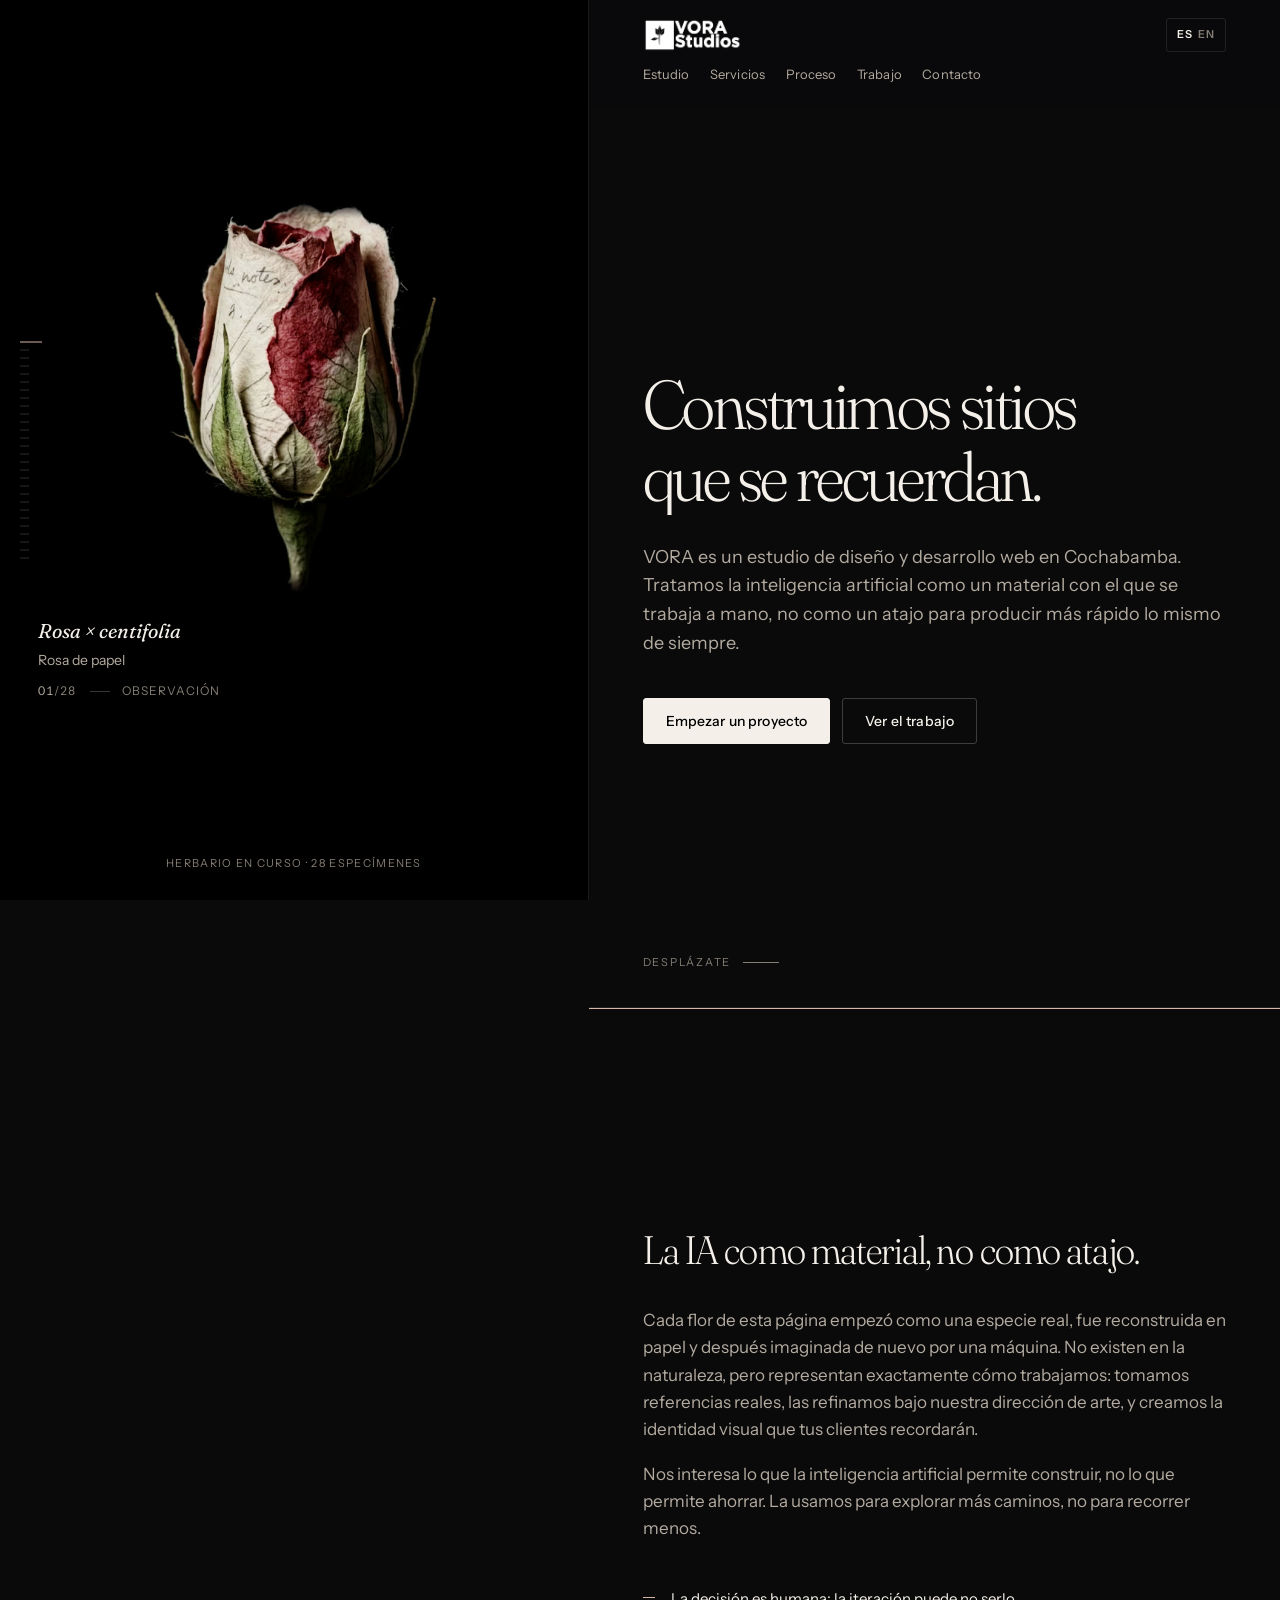
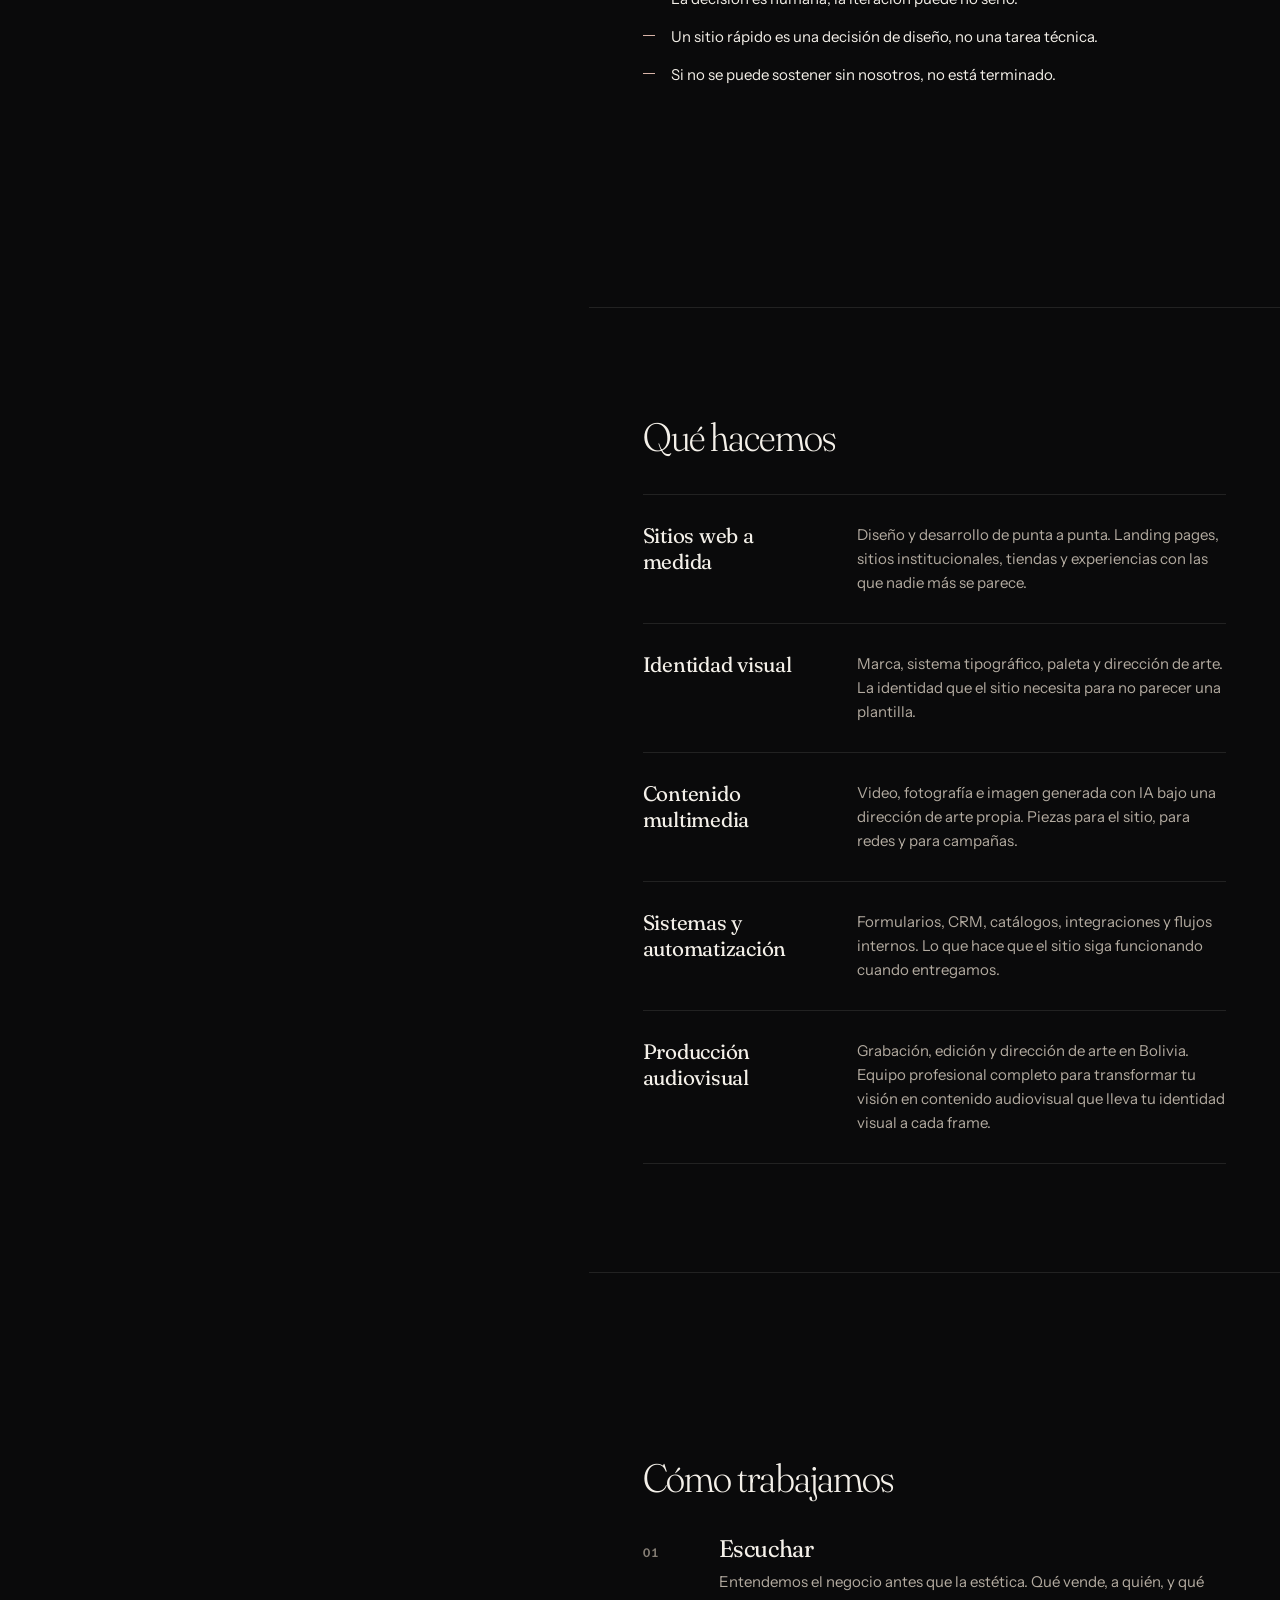
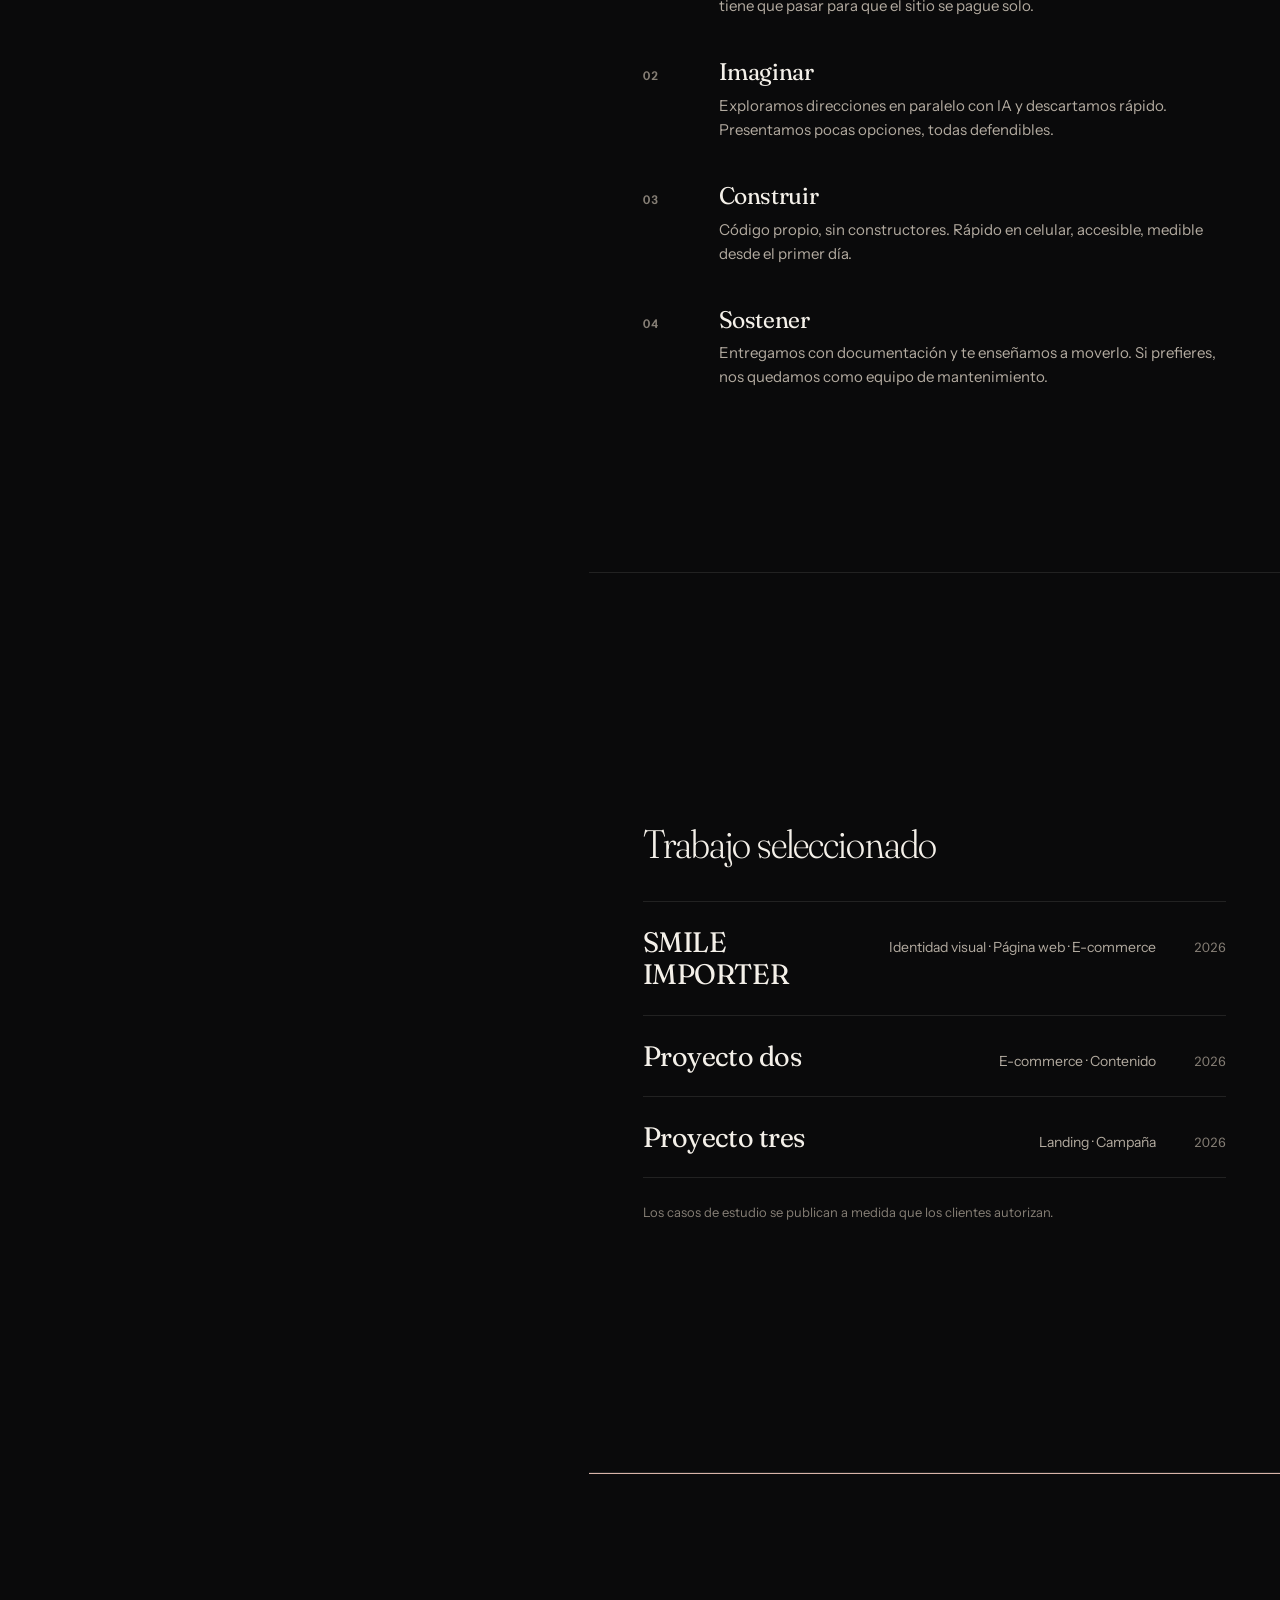
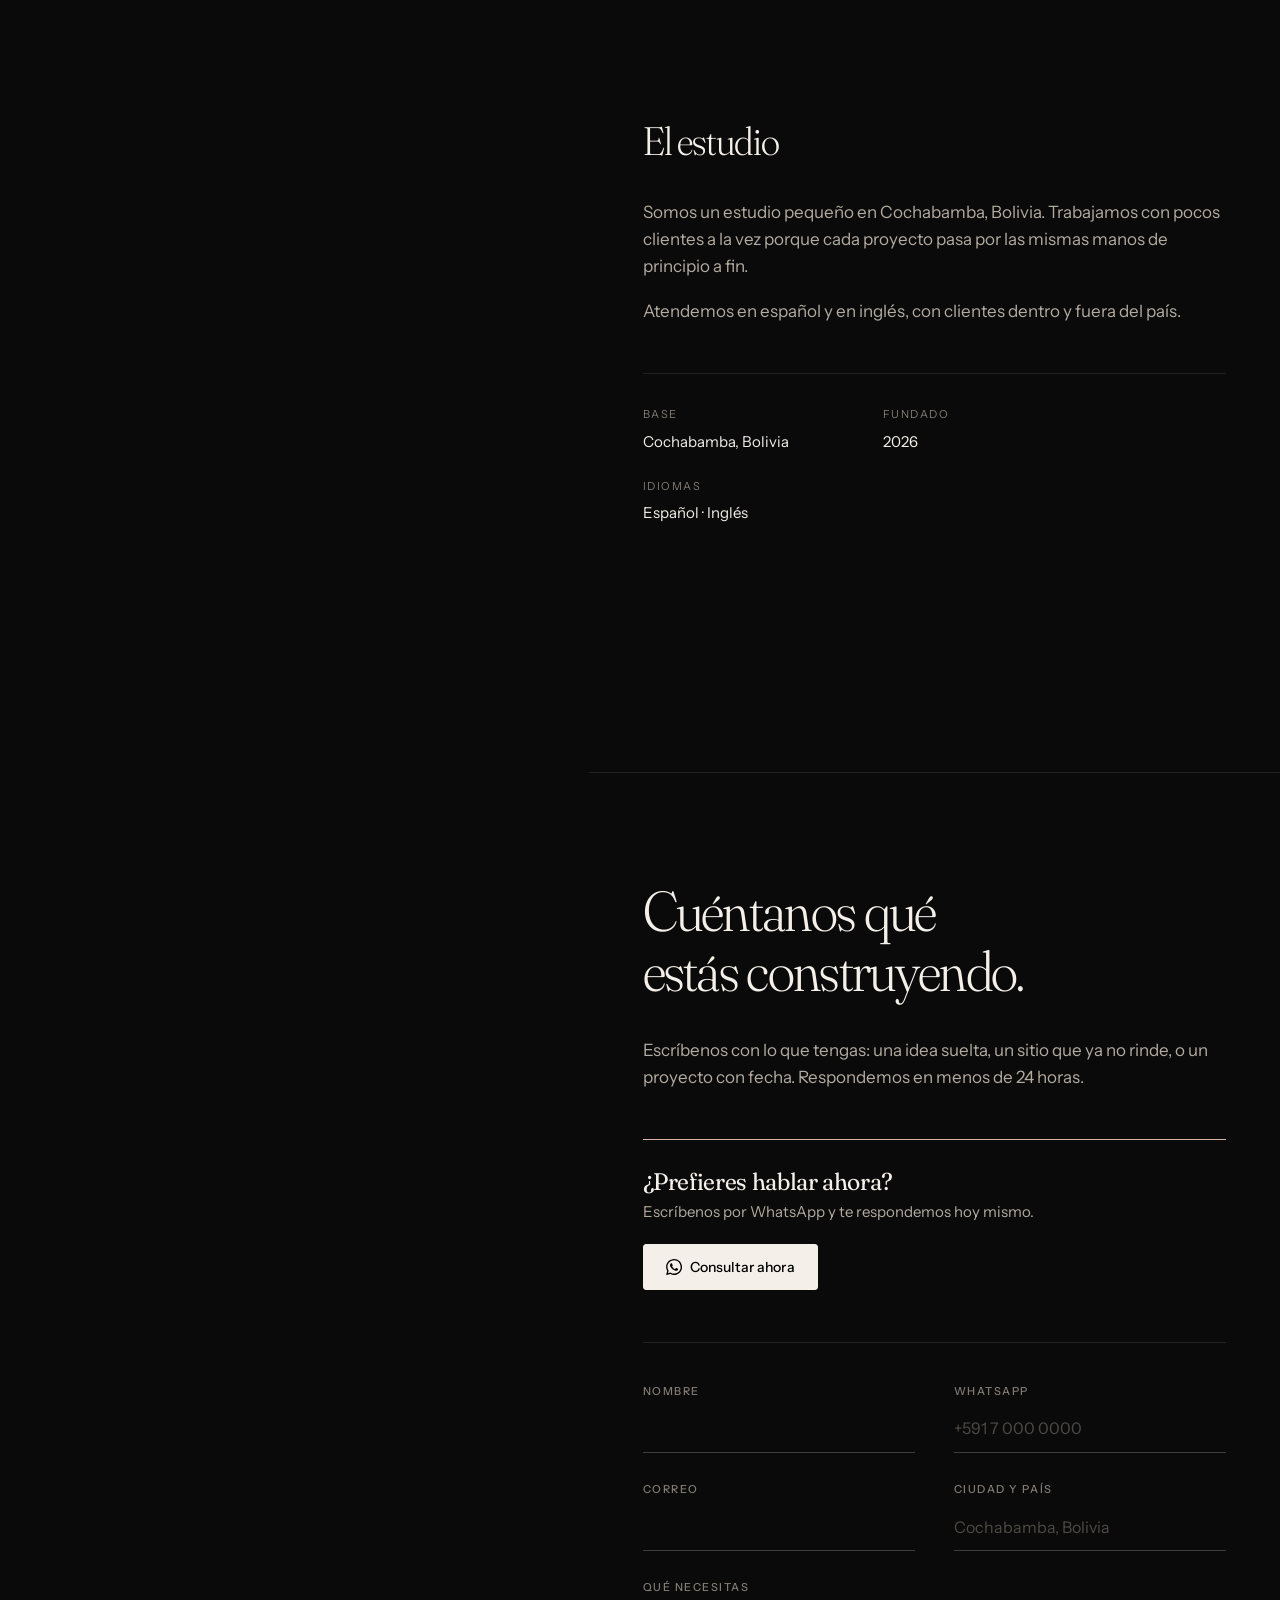
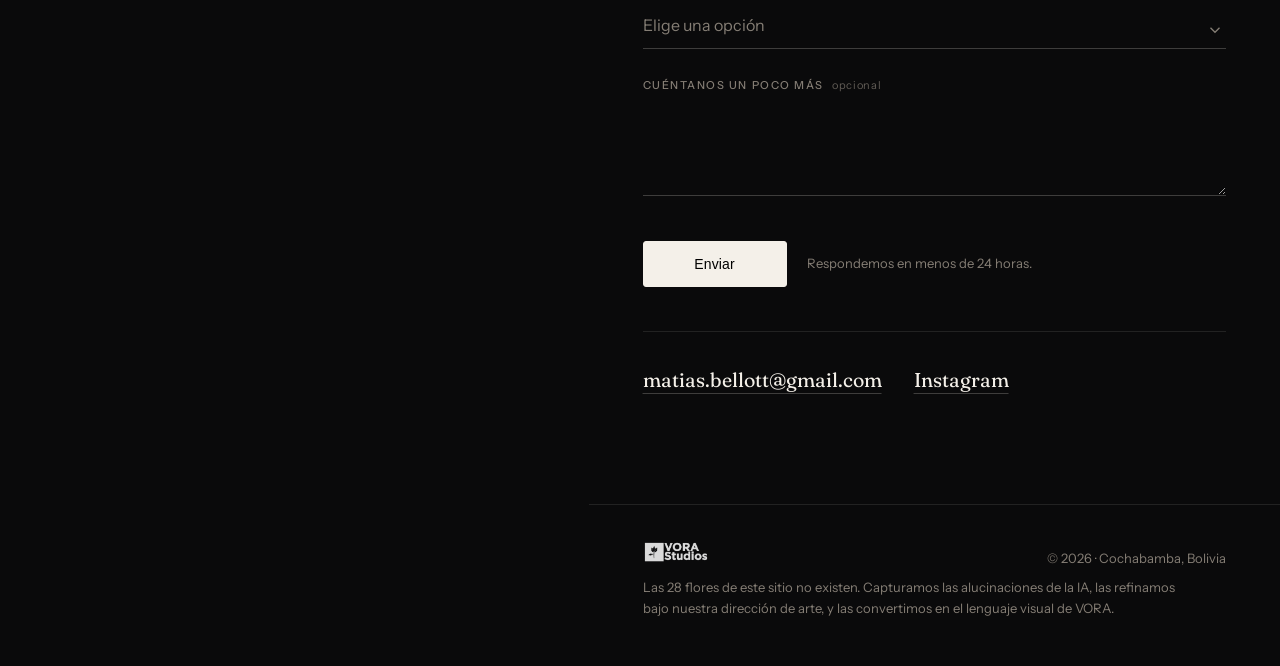
<file: index.html>
<!DOCTYPE html>
<html lang="es">
<head>
<meta charset="utf-8">
<meta name="viewport" content="width=device-width, initial-scale=1, viewport-fit=cover">
<title>Vora Studios — Estudio de diseño y desarrollo web</title>
<meta name="description" content="VORA es un estudio de diseño y desarrollo web en Cochabamba, Bolivia. Usamos inteligencia artificial como material creativo, no como atajo.">
<meta name="theme-color" content="#000000">
<link rel="icon" type="image/png" sizes="32x32" href="assets/img/favicon-32.png">
<link rel="icon" type="image/png" sizes="192x192" href="assets/img/favicon-192.png">
<link rel="apple-touch-icon" sizes="192x192" href="assets/img/favicon-192.png">
<link rel="preconnect" href="">
<link rel="stylesheet" href="assets/fonts/fonts.css">
<link rel="stylesheet" href="assets/css/vora.css">
<link rel="preload" as="image" href="assets/video/posters/01-rosa-marfil.jpg">
</head>
<body>

<a class="skip" href="#contenido" data-i18n="skip">Saltar al contenido</a>

<!-- ─────────── Columna izquierda: el herbario ─────────── -->
<aside class="stage" aria-label="Herbario digital de Vora">

  <div class="stage__frame">
    <video class="stage__layer is-live" muted playsinline preload="auto"
           poster="assets/video/posters/01-rosa-marfil.jpg"
           src="assets/video/flores/01-rosa-marfil.mp4"></video>
    <video class="stage__layer" muted playsinline preload="auto"></video>
  </div>

  <figcaption class="specimen" aria-live="polite">
    <p class="specimen__latin" data-slot="latin">Rosa × centifolia</p>
    <p class="specimen__common"><span data-slot="common">Rosa de papel</span><span class="specimen__tag" data-slot="tag" hidden>no registrada</span></p>
    <p class="specimen__meta">
      <span class="specimen__index"><span data-slot="index">01</span><span class="specimen__total">/28</span></span>
      <span class="specimen__phase" data-slot="phase">Observación</span>
    </p>
  </figcaption>

  <ol class="rail" aria-hidden="true"></ol>

  <p class="stage__note" data-i18n="stageNote">Herbario en curso · 28 especímenes</p>
</aside>

<!-- ─────────── Columna derecha: la página ─────────── -->
<div class="page">

  <header class="topbar">
    <a class="mark" href="#inicio" aria-label="Vora Studios, inicio">
      <img class="mark__logo" src="assets/img/vora-logo-lockup.png" alt="Vora Studios">
    </a>
    <nav class="nav" aria-label="Principal">
      <a href="#estudio" data-i18n="navStudio">Estudio</a>
      <a href="#servicios" data-i18n="navServices">Servicios</a>
      <a href="#proceso" data-i18n="navProcess">Proceso</a>
      <a href="#trabajo" data-i18n="navWork">Trabajo</a>
      <a href="#contacto" data-i18n="navContact">Contacto</a>
    </nav>
    <button class="lang" type="button" aria-label="Cambiar idioma a inglés">
      <span class="lang__on">ES</span><span class="lang__off">EN</span>
    </button>
  </header>

  <main id="contenido">

    <!-- 1 ───────────────────────────────────────────── -->
    <section class="block block--hero" id="inicio">
      <h1 class="hero__title">
        <span class="line"><span data-i18n="heroLine1">Construimos sitios</span></span>
        <span class="line"><span data-i18n="heroLine2">que se recuerdan.</span></span>
      </h1>
      <p class="hero__lede measure" data-i18n="heroLede">
        VORA es un estudio de diseño y desarrollo web en Cochabamba. Tratamos la
        inteligencia artificial como un material con el que se trabaja a mano, no como
        un atajo para producir más rápido lo mismo de siempre.
      </p>
      <div class="hero__actions">
        <a class="btn btn--solid" href="#contacto" data-i18n="heroCtaPrimary">Empezar un proyecto</a>
        <a class="btn btn--ghost" href="#trabajo" data-i18n="heroCtaSecondary">Ver el trabajo</a>
      </div>
      <p class="hero__cue" aria-hidden="true"><span data-i18n="heroCue">Desplázate</span></p>
    </section>

    <!-- 2 ───────────────────────────────────────────── -->
    <section class="block" id="manifiesto" data-reveal="rule">
      <h2 class="h2" data-i18n="manifestoTitle">La IA como material, no como atajo.</h2>
      <div class="prose measure">
        <p data-i18n="manifestoP1">
          Cada flor de esta página empezó como una especie real, fue reconstruida en papel
          y después imaginada de nuevo por una máquina. No existen en la naturaleza, pero representan
          exactamente cómo trabajamos: tomamos referencias reales, las refinamos bajo nuestra dirección de arte,
          y creamos la identidad visual que tus clientes recordarán.
        </p>
        <p data-i18n="manifestoP2">
          Nos interesa lo que la inteligencia artificial permite construir, no lo que permite
          ahorrar. La usamos para explorar más caminos, no para recorrer menos.
        </p>
      </div>
      <ul class="beliefs">
        <li><span data-i18n="belief1">La decisión es humana; la iteración puede no serlo.</span></li>
        <li><span data-i18n="belief2">Un sitio rápido es una decisión de diseño, no una tarea técnica.</span></li>
        <li><span data-i18n="belief3">Si no se puede sostener sin nosotros, no está terminado.</span></li>
      </ul>
    </section>

    <!-- 3 ───────────────────────────────────────────── -->
    <section class="block" id="servicios" data-reveal="stagger">
      <h2 class="h2" data-i18n="servicesTitle">Qué hacemos</h2>
      <ul class="services">
        <li class="service">
          <h3 class="service__name" data-i18n="service1Name">Sitios web a medida</h3>
          <p class="service__desc" data-i18n="service1Desc">Diseño y desarrollo de punta a punta. Landing pages, sitios institucionales, tiendas y experiencias con las que nadie más se parece.</p>
        </li>
        <li class="service">
          <h3 class="service__name" data-i18n="service2Name">Identidad visual</h3>
          <p class="service__desc" data-i18n="service2Desc">Marca, sistema tipográfico, paleta y dirección de arte. La identidad que el sitio necesita para no parecer una plantilla.</p>
        </li>
        <li class="service">
          <h3 class="service__name" data-i18n="service3Name">Contenido multimedia</h3>
          <p class="service__desc" data-i18n="service3Desc">Video, fotografía e imagen generada con IA bajo una dirección de arte propia. Piezas para el sitio, para redes y para campañas.</p>
        </li>
        <li class="service">
          <h3 class="service__name" data-i18n="service4Name">Sistemas y automatización</h3>
          <p class="service__desc" data-i18n="service4Desc">Formularios, CRM, catálogos, integraciones y flujos internos. Lo que hace que el sitio siga funcionando cuando entregamos.</p>
        </li>
        <li class="service">
          <h3 class="service__name" data-i18n="service5Name">Producción audiovisual</h3>
          <p class="service__desc" data-i18n="service5Desc">Grabación, edición y dirección de arte en Bolivia. Equipo profesional completo para transformar tu visión en contenido audiovisual que lleva tu identidad visual a cada frame.</p>
        </li>
      </ul>
    </section>

    <!-- 4 ───────────────────────────────────────────── -->
    <section class="block" id="proceso" data-reveal="stagger">
      <h2 class="h2" data-i18n="processTitle">Cómo trabajamos</h2>
      <ol class="steps">
        <li class="step">
          <span class="step__n">01</span>
          <h3 class="step__name" data-i18n="step1Name">Escuchar</h3>
          <p class="step__desc measure" data-i18n="step1Desc">Entendemos el negocio antes que la estética. Qué vende, a quién, y qué tiene que pasar para que el sitio se pague solo.</p>
        </li>
        <li class="step">
          <span class="step__n">02</span>
          <h3 class="step__name" data-i18n="step2Name">Imaginar</h3>
          <p class="step__desc measure" data-i18n="step2Desc">Exploramos direcciones en paralelo con IA y descartamos rápido. Presentamos pocas opciones, todas defendibles.</p>
        </li>
        <li class="step">
          <span class="step__n">03</span>
          <h3 class="step__name" data-i18n="step3Name">Construir</h3>
          <p class="step__desc measure" data-i18n="step3Desc">Código propio, sin constructores. Rápido en celular, accesible, medible desde el primer día.</p>
        </li>
        <li class="step">
          <span class="step__n">04</span>
          <h3 class="step__name" data-i18n="step4Name">Sostener</h3>
          <p class="step__desc measure" data-i18n="step4Desc">Entregamos con documentación y te enseñamos a moverlo. Si prefieres, nos quedamos como equipo de mantenimiento.</p>
        </li>
      </ol>
    </section>

    <!-- 5 ───────────────────────────────────────────── -->
    <section class="block" id="trabajo" data-reveal="stagger">
      <h2 class="h2" data-i18n="workTitle">Trabajo seleccionado</h2>
      <ul class="work">
        <li class="project">
          <h3 class="project__name" data-i18n="project1Name">SMILE IMPORTER</h3>
          <p class="project__kind" data-i18n="project1Kind">Identidad visual · Página web · E-commerce</p>
          <p class="project__year">2026</p>
        </li>
        <li class="project">
          <h3 class="project__name" data-i18n="project2Name">Proyecto dos</h3>
          <p class="project__kind" data-i18n="project2Kind">E-commerce · Contenido</p>
          <p class="project__year">2026</p>
        </li>
        <li class="project">
          <h3 class="project__name" data-i18n="project3Name">Proyecto tres</h3>
          <p class="project__kind" data-i18n="project3Kind">Landing · Campaña</p>
          <p class="project__year">2026</p>
        </li>
      </ul>
      <p class="work__note" data-i18n="workNote">Los casos de estudio se publican a medida que los clientes autorizan.</p>
    </section>

    <!-- 6 ───────────────────────────────────────────── -->
    <section class="block" id="estudio" data-reveal="rule">
      <h2 class="h2" data-i18n="studioTitle">El estudio</h2>
      <div class="prose measure">
        <p data-i18n="studioP1">
          Somos un estudio pequeño en Cochabamba, Bolivia. Trabajamos con pocos clientes
          a la vez porque cada proyecto pasa por las mismas manos de principio a fin.
        </p>
        <p data-i18n="studioP2">
          Atendemos en español y en inglés, con clientes dentro y fuera del país.
        </p>
      </div>
      <dl class="facts">
        <div><dt data-i18n="factBaseLabel">Base</dt><dd data-i18n="factBaseValue">Cochabamba, Bolivia</dd></div>
        <div><dt data-i18n="factFoundedLabel">Fundado</dt><dd>2026</dd></div>
        <div><dt data-i18n="factLangLabel">Idiomas</dt><dd data-i18n="factLangValue">Español · Inglés</dd></div>
      </dl>
    </section>

    <!-- 7 ───────────────────────────────────────────── -->
    <section class="block block--contact" id="contacto">
      <h2 class="h2 h2--big" data-i18n="contactTitle">Cuéntanos qué estás construyendo.</h2>
      <p class="prose measure" data-i18n="contactLede">
        Escríbenos con lo que tengas: una idea suelta, un sitio que ya no rinde, o un
        proyecto con fecha. Respondemos en menos de 24 horas.
      </p>

      <!-- Salida rápida para quien no quiere llenar campos -->
      <aside class="direct">
        <div>
          <p class="direct__title" data-i18n="directTitle">¿Prefieres hablar ahora?</p>
          <p class="direct__sub" data-i18n="directSub">Escríbenos por WhatsApp y te respondemos hoy mismo.</p>
        </div>
        <a class="btn btn--solid direct__btn" data-wa href="#" rel="noopener">
          <svg class="ico" viewBox="0 0 24 24" fill="currentColor" aria-hidden="true"><path d="M17.472 14.382c-.297-.149-1.758-.867-2.03-.967-.273-.099-.471-.148-.67.15-.197.297-.767.966-.94 1.164-.173.199-.347.223-.644.075-.297-.15-1.255-.463-2.39-1.475-.883-.788-1.48-1.761-1.653-2.059-.173-.297-.018-.458.13-.606.134-.133.298-.347.446-.52.149-.174.198-.298.298-.497.099-.198.05-.371-.025-.52-.075-.149-.669-1.612-.916-2.207-.242-.579-.487-.5-.669-.51a12.8 12.8 0 0 0-.57-.01c-.198 0-.52.074-.792.372-.272.297-1.04 1.016-1.04 2.479 0 1.462 1.065 2.875 1.213 3.074.149.198 2.096 3.2 5.077 4.487.71.306 1.263.489 1.694.625.712.227 1.36.195 1.872.118.571-.085 1.758-.719 2.006-1.413.248-.694.248-1.289.173-1.413-.074-.124-.272-.198-.57-.347m-5.421 7.403h-.004a9.87 9.87 0 0 1-5.031-1.378l-.361-.214-3.741.982.998-3.648-.235-.374a9.86 9.86 0 0 1-1.51-5.26c.001-5.45 4.436-9.884 9.888-9.884 2.64 0 5.122 1.03 6.988 2.898a9.825 9.825 0 0 1 2.893 6.994c-.003 5.45-4.437 9.884-9.885 9.884m8.413-18.297A11.815 11.815 0 0 0 12.05 0C5.495 0 .16 5.335.157 11.892c0 2.096.547 4.142 1.588 5.945L.057 24l6.305-1.654a11.882 11.882 0 0 0 5.683 1.448h.005c6.554 0 11.89-5.335 11.893-11.893A11.821 11.821 0 0 0 20.465 3.488"/></svg>
          <span data-i18n="waCta">Consultar ahora</span>
        </a>
      </aside>

      <form class="form" novalidate>
        <div class="form__grid">
          <p class="field">
            <label class="field__label" for="f-nombre" data-i18n="fName">Nombre</label>
            <input class="field__input" id="f-nombre" name="nombre" type="text"
                   autocomplete="name" required maxlength="80">
          </p>
          <p class="field">
            <label class="field__label" for="f-wa" data-i18n="fPhone">WhatsApp</label>
            <input class="field__input" id="f-wa" name="whatsapp" type="tel"
                   autocomplete="tel" required maxlength="24" placeholder="+591 7 000 0000">
          </p>
          <p class="field">
            <label class="field__label" for="f-mail" data-i18n="fMail">Correo</label>
            <input class="field__input" id="f-mail" name="correo" type="email"
                   autocomplete="email" required maxlength="120">
          </p>
          <p class="field">
            <label class="field__label" for="f-lugar" data-i18n="fPlace">Ciudad y país</label>
            <input class="field__input" id="f-lugar" name="lugar" type="text"
                   required maxlength="80" placeholder="Cochabamba, Bolivia">
          </p>
        </div>

        <p class="field">
          <label class="field__label" for="f-tipo" data-i18n="fKind">Qué necesitas</label>
          <span class="field__select">
            <select class="field__input" id="f-tipo" name="tipo" required>
              <option value="" selected disabled data-i18n="fKind0">Elige una opción</option>
              <option data-i18n="fKind1">Sitio web a medida</option>
              <option data-i18n="fKind2">Rediseño de un sitio que ya tengo</option>
              <option data-i18n="fKind3">Identidad visual</option>
              <option data-i18n="fKind4">Contenido multimedia</option>
              <option data-i18n="fKind5">Sistemas y automatización</option>
              <option data-i18n="fKind6">Varias cosas · todavía no lo tengo claro</option>
            </select>
            <svg class="field__chevron" viewBox="0 0 24 24" fill="none" stroke="currentColor"
                 stroke-width="1.75" aria-hidden="true"><path d="m6 9 6 6 6-6"/></svg>
          </span>
        </p>

        <p class="field">
          <label class="field__label" for="f-detalle">
            <span data-i18n="fDetail">Cuéntanos un poco más</span>
            <span class="field__opt" data-i18n="fOptional">opcional</span>
          </label>
          <textarea class="field__input" id="f-detalle" name="detalle" rows="3" maxlength="600"></textarea>
        </p>

        <div class="form__foot">
          <button class="btn btn--solid form__send" type="submit">
            <span data-i18n="fSend">Enviar</span>
          </button>
          <p class="form__note" data-i18n="fNote">Respondemos en menos de 24 horas.</p>
        </div>

        <p class="form__msg" role="status" aria-live="polite" hidden></p>
      </form>

      <!-- El correo se arma en JS por lo mismo que el número: un mailto: escrito
           en el HTML es lo primero que levantan los bots de spam. -->
      <ul class="channels">
        <li><a data-mail href="#">—</a></li>
        <li><a href="https://instagram.com/" rel="noopener">Instagram</a></li>
      </ul>
    </section>

  </main>

  <footer class="foot">
    <p class="foot__mark"><img class="foot__mark-logo" src="assets/img/vora-logo-lockup.png" alt="Vora Studios"></p>
    <p class="foot__legal">© <span data-slot="year">2026</span> · <span data-i18n="footRights">Cochabamba, Bolivia</span></p>
    <p class="foot__credit" data-i18n="footCredit">Las 28 flores de este sitio no existen. Capturamos las alucinaciones de la IA, las refinamos bajo nuestra dirección de arte, y las convertimos en el lenguaje visual de VORA.</p>
  </footer>

</div>

<!-- Aparece pasado el hero y acompaña el resto del scroll -->
<a class="fab" data-wa href="#" rel="noopener" aria-label="Consultar por WhatsApp">
  <svg class="ico" viewBox="0 0 24 24" fill="currentColor" aria-hidden="true"><path d="M17.472 14.382c-.297-.149-1.758-.867-2.03-.967-.273-.099-.471-.148-.67.15-.197.297-.767.966-.94 1.164-.173.199-.347.223-.644.075-.297-.15-1.255-.463-2.39-1.475-.883-.788-1.48-1.761-1.653-2.059-.173-.297-.018-.458.13-.606.134-.133.298-.347.446-.52.149-.174.198-.298.298-.497.099-.198.05-.371-.025-.52-.075-.149-.669-1.612-.916-2.207-.242-.579-.487-.5-.669-.51a12.8 12.8 0 0 0-.57-.01c-.198 0-.52.074-.792.372-.272.297-1.04 1.016-1.04 2.479 0 1.462 1.065 2.875 1.213 3.074.149.198 2.096 3.2 5.077 4.487.71.306 1.263.489 1.694.625.712.227 1.36.195 1.872.118.571-.085 1.758-.719 2.006-1.413.248-.694.248-1.289.173-1.413-.074-.124-.272-.198-.57-.347m-5.421 7.403h-.004a9.87 9.87 0 0 1-5.031-1.378l-.361-.214-3.741.982.998-3.648-.235-.374a9.86 9.86 0 0 1-1.51-5.26c.001-5.45 4.436-9.884 9.888-9.884 2.64 0 5.122 1.03 6.988 2.898a9.825 9.825 0 0 1 2.893 6.994c-.003 5.45-4.437 9.884-9.885 9.884m8.413-18.297A11.815 11.815 0 0 0 12.05 0C5.495 0 .16 5.335.157 11.892c0 2.096.547 4.142 1.588 5.945L.057 24l6.305-1.654a11.882 11.882 0 0 0 5.683 1.448h.005c6.554 0 11.89-5.335 11.893-11.893A11.821 11.821 0 0 0 20.465 3.488"/></svg>
  <span class="fab__label" data-i18n="waCta">Consultar ahora</span>
</a>

<script src="assets/js/flores.js"></script>
<script src="assets/js/i18n.js"></script>
<script src="assets/js/vora.js"></script>
</body>
</html>
</file>
<file: assets/fonts/fonts.css>
/* vietnamese */
@font-face {
  font-family: 'Fraunces';
  font-style: italic;
  font-weight: 300 700;
  font-display: swap;
  src: url(./6NUT8FyLNQOQZAnv9ZwNpOQkzO1A.woff2) format('woff2');
  unicode-range: U+0102-0103, U+0110-0111, U+0128-0129, U+0168-0169, U+01A0-01A1, U+01AF-01B0, U+0300-0301, U+0303-0304, U+0308-0309, U+0323, U+0329, U+1EA0-1EF9, U+20AB;
}
/* latin-ext */
@font-face {
  font-family: 'Fraunces';
  font-style: italic;
  font-weight: 300 700;
  font-display: swap;
  src: url(./6NUT8FyLNQOQZAnv9ZwNpOUkzO1A.woff2) format('woff2');
  unicode-range: U+0100-02BA, U+02BD-02C5, U+02C7-02CC, U+02CE-02D7, U+02DD-02FF, U+0304, U+0308, U+0329, U+1D00-1DBF, U+1E00-1E9F, U+1EF2-1EFF, U+2020, U+20A0-20AB, U+20AD-20C0, U+2113, U+2C60-2C7F, U+A720-A7FF;
}
/* latin */
@font-face {
  font-family: 'Fraunces';
  font-style: italic;
  font-weight: 300 700;
  font-display: swap;
  src: url(./6NUT8FyLNQOQZAnv9ZwNpOskzA.woff2) format('woff2');
  unicode-range: U+0000-00FF, U+0131, U+0152-0153, U+02BB-02BC, U+02C6, U+02DA, U+02DC, U+0304, U+0308, U+0329, U+2000-206F, U+20AC, U+2122, U+2191, U+2193, U+2212, U+2215, U+FEFF, U+FFFD;
}
/* vietnamese */
@font-face {
  font-family: 'Fraunces';
  font-style: normal;
  font-weight: 300 700;
  font-display: swap;
  src: url(./6NUV8FyLNQOQZAnv9ZwHlOk8yA.woff2) format('woff2');
  unicode-range: U+0102-0103, U+0110-0111, U+0128-0129, U+0168-0169, U+01A0-01A1, U+01AF-01B0, U+0300-0301, U+0303-0304, U+0308-0309, U+0323, U+0329, U+1EA0-1EF9, U+20AB;
}
/* latin-ext */
@font-face {
  font-family: 'Fraunces';
  font-style: normal;
  font-weight: 300 700;
  font-display: swap;
  src: url(./6NUV8FyLNQOQZAnv9ZwGlOk8yA.woff2) format('woff2');
  unicode-range: U+0100-02BA, U+02BD-02C5, U+02C7-02CC, U+02CE-02D7, U+02DD-02FF, U+0304, U+0308, U+0329, U+1D00-1DBF, U+1E00-1E9F, U+1EF2-1EFF, U+2020, U+20A0-20AB, U+20AD-20C0, U+2113, U+2C60-2C7F, U+A720-A7FF;
}
/* latin */
@font-face {
  font-family: 'Fraunces';
  font-style: normal;
  font-weight: 300 700;
  font-display: swap;
  src: url(./6NUV8FyLNQOQZAnv9ZwIlOk.woff2) format('woff2');
  unicode-range: U+0000-00FF, U+0131, U+0152-0153, U+02BB-02BC, U+02C6, U+02DA, U+02DC, U+0304, U+0308, U+0329, U+2000-206F, U+20AC, U+2122, U+2191, U+2193, U+2212, U+2215, U+FEFF, U+FFFD;
}
/* latin-ext */
@font-face {
  font-family: 'Instrument Sans';
  font-style: italic;
  font-weight: 400 700;
  font-stretch: 100%;
  font-display: swap;
  src: url(./pxitypc9vsFDm051Uf6KVwgkfoSbSnNPooZAN0lInHGpCWNu2ZGRu3k.woff2) format('woff2');
  unicode-range: U+0100-02BA, U+02BD-02C5, U+02C7-02CC, U+02CE-02D7, U+02DD-02FF, U+0304, U+0308, U+0329, U+1D00-1DBF, U+1E00-1E9F, U+1EF2-1EFF, U+2020, U+20A0-20AB, U+20AD-20C0, U+2113, U+2C60-2C7F, U+A720-A7FF;
}
/* latin */
@font-face {
  font-family: 'Instrument Sans';
  font-style: italic;
  font-weight: 400 700;
  font-stretch: 100%;
  font-display: swap;
  src: url(./pxitypc9vsFDm051Uf6KVwgkfoSbSnNPooZAN0lInHGpCWNu15GR.woff2) format('woff2');
  unicode-range: U+0000-00FF, U+0131, U+0152-0153, U+02BB-02BC, U+02C6, U+02DA, U+02DC, U+0304, U+0308, U+0329, U+2000-206F, U+20AC, U+2122, U+2191, U+2193, U+2212, U+2215, U+FEFF, U+FFFD;
}
/* latin-ext */
@font-face {
  font-family: 'Instrument Sans';
  font-style: normal;
  font-weight: 400 700;
  font-stretch: 100%;
  font-display: swap;
  src: url(./pxiTypc9vsFDm051Uf6KVwgkfoSxQ0GsQv8ToedPibnr0She1YmV.woff2) format('woff2');
  unicode-range: U+0100-02BA, U+02BD-02C5, U+02C7-02CC, U+02CE-02D7, U+02DD-02FF, U+0304, U+0308, U+0329, U+1D00-1DBF, U+1E00-1E9F, U+1EF2-1EFF, U+2020, U+20A0-20AB, U+20AD-20C0, U+2113, U+2C60-2C7F, U+A720-A7FF;
}
/* latin */
@font-face {
  font-family: 'Instrument Sans';
  font-style: normal;
  font-weight: 400 700;
  font-stretch: 100%;
  font-display: swap;
  src: url(./pxiTypc9vsFDm051Uf6KVwgkfoSxQ0GsQv8ToedPibnr0SZe1Q.woff2) format('woff2');
  unicode-range: U+0000-00FF, U+0131, U+0152-0153, U+02BB-02BC, U+02C6, U+02DA, U+02DC, U+0304, U+0308, U+0329, U+2000-206F, U+20AC, U+2122, U+2191, U+2193, U+2212, U+2215, U+FEFF, U+FFFD;
}
</file>
<file: assets/css/vora.css>
/* ══════════════════════════════════════════════════════════
   VORA STUDIOS
   El negro de la página es el mismo negro del video: el clip
   no se pega encima de la interfaz, la flor flota dentro.
   ══════════════════════════════════════════════════════════ */

:root {
  /* Superficies — el fondo del herbario es negro puro para fundirse con el clip */
  --void:        #000000;
  --page:        #0A0A0B;
  --line:        rgba(244, 240, 233, .10);
  --line-strong: rgba(244, 240, 233, .22);
  --wash:        rgba(244, 240, 233, .028);

  /* Tinta — marfil y sus derivados cálidos, nunca gris neutro */
  --ink:   #F4F0E9;
  --ink-2: #B3ABA0;
  --ink-3: #857E75;

  /* Único acento: rosa empolvado de la paleta del herbario */
  --bloom: #D8B4A8;

  --font-display: 'Fraunces', 'Iowan Old Style', Georgia, 'Times New Roman', serif;
  --font-text: 'Instrument Sans', ui-sans-serif, -apple-system, 'Segoe UI', Roboto, sans-serif;

  --ease-out: cubic-bezier(.23, 1, .32, 1);
  --ease-soft: cubic-bezier(.4, 0, .2, 1);

  /* En % y no en vw: vw incluye la barra de scroll y desalinea columna y página. */
  --stage-w: 46%;
  --gutter: clamp(1.5rem, 4.2vw, 5rem);
}

*, *::before, *::after { box-sizing: border-box; }

html { -webkit-text-size-adjust: 100%; scroll-behavior: smooth; }
@media (prefers-reduced-motion: reduce) { html { scroll-behavior: auto; } }

body {
  margin: 0;
  background: var(--page);
  color: var(--ink);
  font-family: var(--font-text);
  font-size: 1.0625rem;
  line-height: 1.6;
  font-synthesis-weight: none;
  -webkit-font-smoothing: antialiased;
  text-rendering: optimizeLegibility;
}

/* Superficies del navegador: también son parte del diseño */
::selection { background: rgba(216, 180, 168, .24); color: var(--ink); }
::-webkit-scrollbar { width: 10px; height: 10px; }
::-webkit-scrollbar-track { background: var(--void); }
::-webkit-scrollbar-thumb { background: #262421; border: 3px solid var(--void); border-radius: 99px; }
::-webkit-scrollbar-thumb:hover { background: #3A3733; }
html { scrollbar-color: #262421 var(--void); scrollbar-width: thin; }

:focus-visible {
  outline: 2px solid var(--bloom);
  outline-offset: 3px;
  border-radius: 2px;
}

img, video { display: block; max-width: 100%; }
h1, h2, h3, p, ul, ol, dl, dd, figure, figcaption { margin: 0; }
ul, ol { padding: 0; list-style: none; }
a { color: inherit; }

.skip {
  position: fixed; top: .75rem; left: .75rem; z-index: 99;
  padding: .6rem 1rem; background: var(--ink); color: var(--void);
  font-size: .8125rem; text-decoration: none; border-radius: 3px;
  transform: translateY(-160%);
  transition: transform .2s var(--ease-out);
}
.skip:focus-visible { transform: none; }

.measure { max-width: 38rem; }


/* ══════════════════════════════════════════════════════════
   HERBARIO — columna izquierda
   ══════════════════════════════════════════════════════════ */

.stage {
  position: fixed;
  inset: 0 auto 0 0;
  width: var(--stage-w);
  background: var(--void);
  border-right: 1px solid var(--line);
  display: flex;
  flex-direction: column;
  align-items: center;
  justify-content: center;
  gap: clamp(1.5rem, 3vh, 2.75rem);
  padding: clamp(2rem, 5vh, 4rem) clamp(1.5rem, 3vw, 3.5rem);
  z-index: 0;
}

/* 11:9 — la proporción del recorte, que está medido sobre los 28 clips y no
   estimado: cropdetect da la unión x 216–1056, y 0–720, y el recorte toma
   880×720 desde x=200. Ninguna flor pierde un pétalo; lo que se fue son
   400 px de negro vacío en los costados. Ver tools/build-flores.sh. */
.stage__frame {
  position: relative;
  width: min(100%, 30rem);
  aspect-ratio: 11 / 9;
  flex-shrink: 0;

  /* El borde del clip se disuelve en la columna: sin este difuminado el video
     se lee como un rectángulo pegado encima, y el tallo queda cortado en seco. */
  --feather: 5%;
  -webkit-mask-image:
    linear-gradient(to bottom, transparent 0, #000 var(--feather), #000 calc(100% - var(--feather)), transparent 100%),
    linear-gradient(to right,  transparent 0, #000 var(--feather), #000 calc(100% - var(--feather)), transparent 100%);
  -webkit-mask-composite: source-in;
  mask-image:
    linear-gradient(to bottom, transparent 0, #000 var(--feather), #000 calc(100% - var(--feather)), transparent 100%),
    linear-gradient(to right,  transparent 0, #000 var(--feather), #000 calc(100% - var(--feather)), transparent 100%);
  mask-composite: intersect;
}

.stage__layer {
  position: absolute;
  inset: 0;
  width: 100%;
  height: 100%;
  /* contain y no cover: con cover cualquier desajuste de proporción vuelve a
     comerse los pétalos de los costados. */
  object-fit: contain;
  opacity: 0;
  /* El cruce entre especímenes es lento y limpio: sin escala, sin blur,
     sin nada que se lea como inestabilidad de cámara. */
  transition: opacity 1100ms ease;
  will-change: opacity;
}
.stage__layer.is-live { opacity: 1; }

/* Ficha del espécimen */
.specimen {
  width: min(100%, 32rem);
  display: grid;
  gap: .375rem;
}
.specimen__latin {
  font-family: var(--font-display);
  font-variation-settings: 'SOFT' 40, 'WONK' 1, 'opsz' 40;
  font-style: italic;
  font-weight: 400;
  font-size: 1.25rem;
  line-height: 1.2;
  color: var(--ink);
}
.specimen__latin:empty::after { content: '—'; color: var(--ink-3); }
.specimen__common {
  display: flex;
  align-items: baseline;
  gap: .625rem;
  font-size: .875rem;
  color: var(--ink-2);
}
.specimen__tag {
  font-size: .6875rem;
  letter-spacing: .1em;
  text-transform: uppercase;
  color: var(--bloom);
  border: 1px solid rgba(216, 180, 168, .32);
  border-radius: 2px;
  /* line-height propio: heredar el 1.6 del cuerpo estiraba la caja y dejaba
     el texto contra el filete en vez de centrado. */
  line-height: 1.35;
  padding: .25rem .5rem;
  white-space: nowrap;
}
.specimen__meta {
  display: flex;
  align-items: baseline;
  gap: .875rem;
  margin-top: .25rem;
  font-size: .75rem;
  letter-spacing: .08em;
  text-transform: uppercase;
  color: var(--ink-3);
}
.specimen__index { font-variant-numeric: tabular-nums; color: var(--ink-2); }
.specimen__total { color: var(--ink-3); }
.specimen__phase::before {
  content: '';
  display: inline-block;
  width: 1.25rem; height: 1px;
  margin-right: .75rem;
  vertical-align: .25em;
  background: var(--line-strong);
}

/* Riel de 28 marcas: dice en qué punto del herbario estás */
.rail {
  position: absolute;
  left: clamp(1rem, 1.6vw, 1.75rem);
  top: 50%;
  transform: translateY(-50%);
  display: grid;
  gap: 7px;
}
/* La marca mide siempre 22px y se encoge con scaleX. Animar el `width` hacía
   que la columna del grid se remidiera en cada cambio de flor, con las 28
   marcas dentro; scaleX se resuelve en el compositor y no toca el layout. */
.rail li {
  width: 22px; height: 1px;
  background: var(--ink);
  opacity: .18;
  transform: scaleX(.409);   /* 9 / 22 */
  transform-origin: left center;
  transition: transform .45s var(--ease-out), opacity .45s var(--ease-out), background-color .45s var(--ease-out);
}
.rail li.is-seen { opacity: .34; }
.rail li.is-on { transform: scaleX(1); opacity: 1; background: var(--bloom); }

.stage__note {
  position: absolute;
  bottom: clamp(1.25rem, 3vh, 2.25rem);
  font-size: .6875rem;
  letter-spacing: .12em;
  text-transform: uppercase;
  color: var(--ink-3);
}


/* ══════════════════════════════════════════════════════════
   PÁGINA — columna derecha
   ══════════════════════════════════════════════════════════ */

.page {
  position: relative;
  z-index: 1;
  margin-left: var(--stage-w);
  min-height: 100svh;
  background: var(--page);
}

/* ── Barra superior ───────────────────────────────── */
.topbar {
  position: sticky;
  top: 0;
  z-index: 10;
  display: flex;
  align-items: center;
  gap: clamp(1rem, 3vw, 2.5rem);
  padding: 1.125rem var(--gutter);
  background: color-mix(in srgb, var(--page) 82%, transparent);
  backdrop-filter: blur(14px) saturate(1.1);
  -webkit-backdrop-filter: blur(14px) saturate(1.1);
  border-bottom: 1px solid transparent;
  transition: border-color .3s var(--ease-soft);
}
.topbar.is-stuck { border-bottom-color: var(--line); }

.mark {
  display: flex;
  align-items: center;
  margin-right: auto;
  text-decoration: none;
}
.mark__logo {
  height: 2.1rem;
  width: auto;
  display: block;
}

.nav {
  display: flex;
  gap: clamp(.875rem, 1.8vw, 1.75rem);
  font-size: .8125rem;
  letter-spacing: .01em;
}
.nav a {
  color: var(--ink-2);
  text-decoration: none;
  padding-block: .25rem;
  transition: color .2s var(--ease-soft);
}
@media (hover: hover) and (pointer: fine) {
  .nav a:hover { color: var(--ink); }
}
.nav a.is-current { color: var(--ink); }

.lang {
  display: flex;
  align-items: center;
  gap: .3rem;
  padding: .4375rem .625rem;
  font: inherit;
  font-size: .6875rem;
  font-weight: 600;
  letter-spacing: .1em;
  color: var(--ink-3);
  background: none;
  border: 1px solid var(--line);
  border-radius: 3px;
  cursor: pointer;
  transition: transform .16s var(--ease-out), border-color .2s var(--ease-soft);
}
.lang:active { transform: scale(.96); }
@media (hover: hover) and (pointer: fine) {
  .lang:hover { border-color: var(--line-strong); }
}
.lang__on { color: var(--ink); }

/* ── Bloques ──────────────────────────────────────── */
.block {
  display: flex;
  flex-direction: column;
  justify-content: center;
  min-height: 100svh;
  padding: clamp(5rem, 12vh, 9rem) var(--gutter);
  border-top: 1px solid var(--line);
}
.block:first-child { border-top: 0; }

.h2 {
  font-family: var(--font-display);
  font-variation-settings: 'SOFT' 45, 'WONK' 1, 'opsz' 100;
  font-weight: 300;
  font-size: clamp(1.9rem, 3.1vw, 3rem);
  line-height: 1.06;
  letter-spacing: -.022em;
  text-wrap: balance;
  max-width: 22ch;
  margin-bottom: 2.25rem;
}
.h2--big {
  font-size: clamp(2.4rem, 4.4vw, 4rem);
  letter-spacing: -.03em;
}

.prose p + p { margin-top: 1.125rem; }
.prose { color: var(--ink-2); }

/* ── Hero ─────────────────────────────────────────── */
.block--hero { position: relative; }

.hero__title {
  font-family: var(--font-display);
  font-variation-settings: 'SOFT' 50, 'WONK' 1, 'opsz' 144;
  font-weight: 300;
  font-size: clamp(2.75rem, 5.4vw, 4.9rem);
  line-height: .98;
  letter-spacing: -.035em;
  margin-bottom: 1.75rem;
}
.hero__title .line { display: block; overflow: hidden; padding-bottom: .06em; }
.hero__title .line > span { display: block; }

.hero__lede { color: var(--ink-2); font-size: 1.125rem; }

.hero__actions {
  display: flex;
  flex-wrap: wrap;
  gap: .75rem;
  margin-top: 2.5rem;
}

.btn {
  display: inline-flex;
  align-items: center;
  justify-content: center;
  min-height: 2.875rem;
  padding: 0 1.375rem;
  border-radius: 3px;
  font-size: .875rem;
  font-weight: 500;
  letter-spacing: .01em;
  text-decoration: none;
  transition: transform .16s var(--ease-out), background-color .2s var(--ease-soft),
              color .2s var(--ease-soft), border-color .2s var(--ease-soft);
}
.btn:active { transform: scale(.97); }
.btn--solid { background: var(--ink); color: var(--void); border: 1px solid var(--ink); }
.btn--ghost { background: none; color: var(--ink); border: 1px solid var(--line-strong); }
@media (hover: hover) and (pointer: fine) {
  .btn--solid:hover { background: var(--bloom); border-color: var(--bloom); }
  .btn--ghost:hover { border-color: var(--ink); background: var(--wash); }
}

.hero__cue {
  position: absolute;
  left: var(--gutter);
  bottom: clamp(1.75rem, 4vh, 3rem);
  font-size: .6875rem;
  letter-spacing: .16em;
  text-transform: uppercase;
  color: var(--ink-3);
}
.hero__cue span::after {
  content: '';
  display: inline-block;
  width: 2.25rem; height: 1px;
  margin-left: .75rem;
  vertical-align: .3em;
  background: currentColor;
  transform-origin: left;
  animation: cue 3.4s var(--ease-soft) infinite;
}
@keyframes cue {
  0%, 100% { transform: scaleX(.35); opacity: .5; }
  50%      { transform: scaleX(1);   opacity: 1; }
}

/* ── Manifiesto ───────────────────────────────────── */
.beliefs {
  display: grid;
  gap: .875rem;
  margin-top: 2.75rem;
  max-width: 40rem;
}
.beliefs li {
  position: relative;
  padding-left: 1.75rem;
  font-size: .9375rem;
  color: var(--ink);
}
.beliefs li::before {
  content: '';
  position: absolute;
  left: 0; top: .72em;
  width: .75rem; height: 1px;
  background: var(--bloom);
}

/* ── Servicios ────────────────────────────────────── */
.services { border-bottom: 1px solid var(--line); }
.service {
  display: grid;
  grid-template-columns: minmax(0, 11rem) minmax(0, 1fr);
  gap: clamp(1rem, 3vw, 3rem);
  align-items: start;
  padding: 1.75rem 0;
  border-top: 1px solid var(--line);
}
.service__name {
  font-family: var(--font-display);
  font-variation-settings: 'SOFT' 40, 'WONK' 1, 'opsz' 40;
  font-weight: 400;
  font-size: 1.3125rem;
  line-height: 1.2;
  letter-spacing: -.012em;
  transition: color .25s var(--ease-soft);
}
.service__desc { color: var(--ink-2); font-size: .9375rem; }
@media (hover: hover) and (pointer: fine) {
  .service:hover .service__name { color: var(--bloom); }
}

/* ── Proceso ──────────────────────────────────────── */
.steps { display: grid; gap: 2.5rem; }
.step {
  display: grid;
  grid-template-columns: 3.5rem minmax(0, 1fr);
  gap: 0 1.25rem;
  align-items: baseline;
}
.step__n {
  font-size: .75rem;
  font-weight: 600;
  letter-spacing: .1em;
  font-variant-numeric: tabular-nums;
  color: var(--ink-3);
}
.step__name {
  font-family: var(--font-display);
  font-variation-settings: 'SOFT' 40, 'WONK' 1, 'opsz' 60;
  font-weight: 400;
  font-size: 1.5rem;
  line-height: 1.15;
  letter-spacing: -.015em;
}
.step__desc {
  grid-column: 2;
  margin-top: .5rem;
  color: var(--ink-2);
  font-size: .9375rem;
}

/* ── Trabajo ──────────────────────────────────────── */
.work { border-bottom: 1px solid var(--line); }
.project {
  display: grid;
  grid-template-columns: minmax(0, 1fr) auto auto;
  gap: clamp(1rem, 3vw, 2.5rem);
  align-items: baseline;
  padding: 1.5rem 0;
  border-top: 1px solid var(--line);
}
.project__name {
  font-family: var(--font-display);
  font-variation-settings: 'SOFT' 40, 'WONK' 1, 'opsz' 60;
  font-weight: 400;
  font-size: clamp(1.375rem, 2.2vw, 1.875rem);
  line-height: 1.15;
  letter-spacing: -.015em;
}
.project__kind { font-size: .875rem; color: var(--ink-2); }
.project__year { font-size: .8125rem; color: var(--ink-3); font-variant-numeric: tabular-nums; }
.work__note { margin-top: 1.5rem; font-size: .8125rem; color: var(--ink-3); }

/* ── Estudio ──────────────────────────────────────── */
.facts {
  display: grid;
  grid-template-columns: repeat(auto-fit, minmax(11rem, auto));
  gap: 1.5rem clamp(2rem, 5vw, 4.5rem);
  justify-content: start;
  margin-top: 3rem;
  padding-top: 2rem;
  border-top: 1px solid var(--line);
}
.facts dt {
  font-size: .6875rem;
  letter-spacing: .14em;
  text-transform: uppercase;
  color: var(--ink-3);
  margin-bottom: .375rem;
}
.facts dd { margin: 0; font-size: .9375rem; }

/* ── Contacto ─────────────────────────────────────── */
.block--contact .prose { font-size: 1.0625rem; }
.channels {
  display: flex;
  flex-wrap: wrap;
  gap: .625rem 2rem;
  margin-top: 2.75rem;
  padding-top: 2rem;
  border-top: 1px solid var(--line);
}
.channels a {
  font-family: var(--font-display);
  font-variation-settings: 'SOFT' 40, 'WONK' 1, 'opsz' 40;
  font-size: 1.25rem;
  text-decoration: underline;
  text-decoration-color: var(--line-strong);
  text-decoration-thickness: 1px;
  text-underline-offset: .28em;
  transition: color .2s var(--ease-soft), text-decoration-color .2s var(--ease-soft);
}
@media (hover: hover) and (pointer: fine) {
  .channels a:hover { color: var(--bloom); text-decoration-color: var(--bloom); }
}

/* ── Iconos ───────────────────────────────────────── */
.ico {
  width: 1.15em;
  height: 1.15em;
  flex: 0 0 auto;
}

/* ── Franja directa a WhatsApp ────────────────────── */
.direct {
  display: flex;
  flex-wrap: wrap;
  align-items: center;
  justify-content: space-between;
  gap: 1.25rem 2rem;
  margin-top: 3rem;
  padding: 1.75rem 0 0;
  border-top: 1px solid var(--bloom);
}
.direct__title {
  font-family: var(--font-display);
  font-variation-settings: 'SOFT' 40, 'WONK' 1, 'opsz' 60;
  font-weight: 400;
  font-size: 1.5rem;
  line-height: 1.15;
  letter-spacing: -.015em;
}
.direct__sub {
  margin-top: .25rem;
  font-size: .9375rem;
  color: var(--ink-2);
}
.direct__btn { gap: .5rem; }

/* ── Formulario ───────────────────────────────────── */
.form {
  margin-top: 3.25rem;
  padding-top: 2.5rem;
  border-top: 1px solid var(--line);
  max-width: 44rem;
}
.form__grid {
  display: grid;
  grid-template-columns: repeat(2, minmax(0, 1fr));
  gap: 1.75rem clamp(1.5rem, 3vw, 2.5rem);
}

.field { margin-top: 1.75rem; }
.form__grid .field { margin-top: 0; }

.field__label {
  display: flex;
  align-items: baseline;
  gap: .5rem;
  margin-bottom: .5rem;
  font-size: .6875rem;
  font-weight: 500;
  letter-spacing: .14em;
  text-transform: uppercase;
  color: var(--ink-3);
  transition: color .2s var(--ease-soft);
}
.field__opt {
  letter-spacing: .06em;
  text-transform: none;
  font-weight: 400;
  color: var(--ink-3);
  opacity: .7;
}

/* Campos sin caja: el sitio no usa contenedores con borde en ningún lado */
.field__input {
  width: 100%;
  padding: .5rem 0 .625rem;
  font: inherit;
  font-size: 1rem;
  color: var(--ink);
  background: none;
  border: 0;
  border-bottom: 1px solid var(--line-strong);
  border-radius: 0;
  transition: border-color .25s var(--ease-soft);
}
.field__input::placeholder { color: var(--ink-3); opacity: .55; }
.field__input:focus { outline: none; border-bottom-color: var(--bloom); }
.field:focus-within .field__label { color: var(--ink-2); }
textarea.field__input { resize: vertical; min-height: 4.5rem; line-height: 1.55; }

/* El select nativo abre el selector del sistema en el teléfono, que es lo más
   rápido ahí; solo se le quita la piel del navegador. */
.field__select { position: relative; display: block; }
select.field__input {
  appearance: none;
  -webkit-appearance: none;
  padding-right: 2rem;
  cursor: pointer;
}
select.field__input:invalid { color: var(--ink-3); }
select.field__input option { background: #14140F; color: var(--ink); }
.field__chevron {
  position: absolute;
  right: .125rem;
  top: 50%;
  width: 1.125rem;
  height: 1.125rem;
  margin-top: -.35rem;
  color: var(--ink-3);
  pointer-events: none;
}

.form__foot {
  display: flex;
  flex-wrap: wrap;
  align-items: center;
  gap: .75rem 1.25rem;
  margin-top: 2.25rem;
}
.form__send { min-width: 9rem; }
.form__send[disabled] { opacity: .55; cursor: default; }
.form__send[disabled]:active { transform: none; }
.form__note { font-size: .8125rem; color: var(--ink-3); }

.form__msg {
  margin-top: 1.5rem;
  padding: .875rem 1rem;
  font-size: .9375rem;
  border-radius: 3px;
  border: 1px solid var(--line);
  background: var(--wash);
}
.form__msg[data-tone="ok"] {
  color: var(--ink);
  border-color: rgba(216, 180, 168, .38);
}
.form__msg[data-tone="bad"] { color: var(--ink); }
.form__msg a {
  color: var(--bloom);
  text-underline-offset: .22em;
}

/* Campo con error: el mensaje nombra el problema, el borde solo lo señala */
.field[data-bad] .field__input { border-bottom-color: var(--bloom); }
.field__err {
  display: block;
  margin-top: .4375rem;
  font-size: .8125rem;
  color: var(--bloom);
}

/* ── Botón flotante ───────────────────────────────── */
.fab {
  position: fixed;
  right: clamp(1rem, 2.5vw, 2rem);
  bottom: clamp(1rem, 2.5vw, 2rem);
  z-index: 40;
  display: inline-flex;
  align-items: center;
  gap: .5rem;
  padding: .8125rem 1.25rem;
  background: var(--ink);
  color: var(--void);
  border-radius: 999px;
  font-size: .875rem;
  font-weight: 600;
  letter-spacing: .005em;
  text-decoration: none;
  box-shadow: 0 10px 30px -8px rgba(0, 0, 0, .85);

  opacity: 0;
  visibility: hidden;
  transform: translateY(14px) scale(.96);
  transition: opacity .5s var(--ease-out), transform .5s var(--ease-out),
              visibility .5s, background-color .2s var(--ease-soft);
}
.fab.is-out { opacity: 1; visibility: visible; transform: none; }
.fab:active { transform: scale(.97); }
@media (hover: hover) and (pointer: fine) {
  .fab:hover { background: var(--bloom); }
}
.fab .ico { width: 1.25em; height: 1.25em; }

/* ══════════════════════════════════════════════════════════
   PÁGINA DE PAGO — utilitaria, sin herbario. Se abre desde
   WhatsApp en el teléfono, así que se diseña primero para ahí.
   ══════════════════════════════════════════════════════════ */

.pay {
  display: flex;
  flex-direction: column;
  min-height: 100svh;
}
.pay__top { padding: 1.5rem var(--gutter); }
.pay__main {
  flex: 1;
  width: 100%;
  max-width: 34rem;
  margin: 0 auto;
  padding: clamp(1.5rem, 5vh, 3.5rem) var(--gutter) 3rem;
}
.pay__title { margin-bottom: 1rem; }
.pay__lede { margin-bottom: 2.5rem; }

.qr {
  margin: 0 0 2.5rem;
  aspect-ratio: 1;
  max-width: 20rem;
  display: grid;
  place-items: center;
  padding: 1rem;
  background: var(--ink);
  border-radius: 6px;
}
.qr__img { width: 100%; height: auto; border-radius: 2px; }
.qr__falta { text-align: center; color: #6B655C; padding: 2rem 1rem; }
.qr__faltaTitle {
  font-family: var(--font-display);
  font-variation-settings: 'SOFT' 40, 'WONK' 1, 'opsz' 40;
  font-size: 1.25rem;
  color: #4A453E;
}
.qr__faltaSub { margin-top: .5rem; font-size: .8125rem; line-height: 1.5; }
.qr__faltaSub code {
  font-family: ui-monospace, SFMono-Regular, Menlo, monospace;
  font-size: .9em;
}

.pasos { display: grid; gap: .875rem; margin-bottom: 2.5rem; }
.pasos li {
  display: grid;
  grid-template-columns: 2rem minmax(0, 1fr);
  gap: .75rem;
  align-items: baseline;
  font-size: .9375rem;
  color: var(--ink-2);
}
.pasos__n {
  font-size: .75rem;
  font-weight: 600;
  letter-spacing: .1em;
  font-variant-numeric: tabular-nums;
  color: var(--ink-3);
}

.pay__cta { width: 100%; gap: .5rem; min-height: 3.25rem; }
.pay__alt {
  margin-top: 1.75rem;
  font-size: .875rem;
  color: var(--ink-3);
  line-height: 1.6;
}
.pay__alt a {
  color: var(--bloom);
  text-decoration-color: rgba(216, 180, 168, .4);
  text-underline-offset: .22em;
}
.pay__foot { margin-top: auto; }

/* ── Pie ──────────────────────────────────────────── */
.foot {
  display: flex;
  flex-wrap: wrap;
  align-items: baseline;
  gap: .5rem 2rem;
  padding: 2.25rem var(--gutter) 3rem;
  border-top: 1px solid var(--line);
  font-size: .8125rem;
  color: var(--ink-3);
}
.foot__mark {
  display: flex;
  align-items: center;
  margin-right: auto;
}
.foot__mark-logo {
  height: 1.4rem;
  width: auto;
  display: block;
  opacity: .85;
}
.foot__credit { flex-basis: 100%; max-width: 34rem; }


/* ══════════════════════════════════════════════════════════
   ENTRADAS — un gesto propio por tipo de bloque,
   no la misma animación repetida siete veces.
   ══════════════════════════════════════════════════════════ */

/* Hero: las líneas del titular suben desde su propia caja */
.hero__title .line > span {
  transform: translateY(108%);
  transition: transform 1s var(--ease-out);
}
.block--hero .hero__lede,
.block--hero .hero__actions,
.block--hero .hero__cue {
  opacity: 0;
  transform: translateY(12px);
  transition: opacity .8s var(--ease-out), transform .8s var(--ease-out);
}
.block--hero.is-in .hero__title .line:nth-child(1) > span { transition-delay: .05s; }
.block--hero.is-in .hero__title .line:nth-child(2) > span { transition-delay: .13s; }
.block--hero.is-in .hero__title .line > span { transform: none; }
.block--hero.is-in .hero__lede    { opacity: 1; transform: none; transition-delay: .28s; }
.block--hero.is-in .hero__actions { opacity: 1; transform: none; transition-delay: .36s; }
.block--hero.is-in .hero__cue     { opacity: 1; transform: none; transition-delay: .5s; }

/* Bloques de lectura: primero se traza la regla, después entra el texto */
[data-reveal="rule"] { position: relative; }
[data-reveal="rule"]::before {
  content: '';
  position: absolute;
  top: 0; left: 0; right: 0;
  height: 1px;
  background: var(--bloom);
  transform: scaleX(0);
  transform-origin: left;
  transition: transform 1.1s var(--ease-out);
}
[data-reveal="rule"].is-in::before { transform: scaleX(1); }
[data-reveal="rule"] .h2,
[data-reveal="rule"] .prose,
[data-reveal="rule"] .beliefs,
[data-reveal="rule"] .facts {
  opacity: 0;
  transform: translateY(14px);
  transition: opacity .75s var(--ease-out), transform .75s var(--ease-out);
}
[data-reveal="rule"].is-in .h2     { opacity: 1; transform: none; transition-delay: .12s; }
[data-reveal="rule"].is-in .prose  { opacity: 1; transform: none; transition-delay: .2s; }
[data-reveal="rule"].is-in .beliefs,
[data-reveal="rule"].is-in .facts  { opacity: 1; transform: none; transition-delay: .3s; }

/* Bloques de lista: las filas entran una detrás de otra */
[data-reveal="stagger"] .h2 {
  opacity: 0; transform: translateY(14px);
  transition: opacity .7s var(--ease-out), transform .7s var(--ease-out);
}
[data-reveal="stagger"] .service,
[data-reveal="stagger"] .step,
[data-reveal="stagger"] .project,
[data-reveal="stagger"] .work__note {
  opacity: 0; transform: translateY(16px);
  transition: opacity .65s var(--ease-out), transform .65s var(--ease-out);
}
[data-reveal="stagger"].is-in .h2 { opacity: 1; transform: none; }
[data-reveal="stagger"].is-in .service,
[data-reveal="stagger"].is-in .step,
[data-reveal="stagger"].is-in .project,
[data-reveal="stagger"].is-in .work__note { opacity: 1; transform: none; }
[data-reveal="stagger"].is-in :is(.service, .step, .project):nth-child(1) { transition-delay: .1s; }
[data-reveal="stagger"].is-in :is(.service, .step, .project):nth-child(2) { transition-delay: .16s; }
[data-reveal="stagger"].is-in :is(.service, .step, .project):nth-child(3) { transition-delay: .22s; }
[data-reveal="stagger"].is-in :is(.service, .step, .project):nth-child(4) { transition-delay: .28s; }
[data-reveal="stagger"].is-in .work__note { transition-delay: .34s; }

/* Contacto: el titular se asienta y lo demás llega detrás, en orden de uso */
.block--contact .h2,
.block--contact .prose,
.block--contact .direct,
.block--contact .form,
.block--contact .channels {
  opacity: 0; transform: translateY(18px);
  transition: opacity .85s var(--ease-out), transform .85s var(--ease-out);
}
.block--contact.is-in .h2       { opacity: 1; transform: none; }
.block--contact.is-in .prose    { opacity: 1; transform: none; transition-delay: .12s; }
.block--contact.is-in .direct   { opacity: 1; transform: none; transition-delay: .2s; }
.block--contact.is-in .form     { opacity: 1; transform: none; transition-delay: .28s; }
.block--contact.is-in .channels { opacity: 1; transform: none; transition-delay: .36s; }


/* ══════════════════════════════════════════════════════════
   RESPONSIVE
   ══════════════════════════════════════════════════════════ */

/* Con dos columnas, la derecha se estrecha antes que la ventana: la navegación
   deja de caber junto al logotipo mucho antes del breakpoint de móvil. */
@media (max-width: 1320px) {
  .topbar { flex-wrap: wrap; row-gap: .5rem; column-gap: 1rem; }
  .nav { order: 3; flex-basis: 100%; gap: clamp(.75rem, 1.6vw, 1.5rem); }
}

@media (max-width: 1180px) {
  :root { --stage-w: 42%; }
  .service { grid-template-columns: minmax(0, 9.5rem) minmax(0, 1fr); }
}

/* El herbario deja de ser columna y pasa a ser una franja fija arriba:
   la flor sigue presente todo el scroll, que es de lo que va la identidad. */
@media (max-width: 900px) {
  .stage {
    position: sticky;
    top: 0;
    inset-inline: auto;
    width: 100%;
    height: 42svh;
    /* Apilado: con un cuadro 16:9 no queda ancho para poner la ficha al lado. */
    flex-direction: column;
    align-items: stretch;
    justify-content: flex-start;
    gap: .75rem;
    padding: 1rem var(--gutter) 1.5rem;
    overflow: hidden;
    border-right: 0;
    border-bottom: 1px solid var(--line);
    z-index: 2;
  }
  .stage__frame {
    width: 100%;
    height: auto;
    aspect-ratio: auto;      /* el alto lo decide el flex, no la proporción */
    flex: 1 1 auto;
    min-height: 0;
    --feather: 5%;
  }
  .specimen { width: auto; flex: 0 0 auto; min-width: 0; }
  .specimen__latin { font-size: 1.0625rem; }
  .specimen__meta { flex-wrap: wrap; gap: .375rem .75rem; }

  .rail {
    position: absolute;
    left: var(--gutter);
    right: var(--gutter);
    bottom: .5rem;
    top: auto;
    transform: none;
    display: flex;
    align-items: flex-end;
    justify-content: space-between;
    gap: 0;
  }
  .rail li { width: 1px; height: 5px; }
  .rail li.is-on { width: 1px; height: 11px; }

  .stage__note { display: none; }

  .page { margin-left: 0; }

  /* La barra deja de ser sticky: con la franja del herbario fija arriba,
     dos elementos pegados se comerían media pantalla. */
  .topbar {
    position: static;
    flex-wrap: wrap;
    row-gap: .625rem;
    padding-block: 1rem .75rem;
    background: none;
    backdrop-filter: none;
    -webkit-backdrop-filter: none;
    border-bottom: 1px solid var(--line);
  }
  .nav {
    order: 3;
    flex-basis: 100%;
    overflow-x: auto;
    scrollbar-width: none;
    -webkit-overflow-scrolling: touch;
  }
  .nav::-webkit-scrollbar { display: none; }
  .nav a { white-space: nowrap; }

  .block { min-height: auto; padding-block: clamp(3.5rem, 8vh, 5.5rem); }
  .hero__cue { display: none; }
  .service { grid-template-columns: 1fr; gap: .375rem; }
  .project { grid-template-columns: 1fr auto; }
  .project__kind { grid-column: 1; }
  .step { grid-template-columns: 2.5rem minmax(0, 1fr); gap: 0 .875rem; }
  .direct { flex-direction: column; align-items: flex-start; }
  .direct__btn { width: 100%; }
}

@media (max-width: 560px) {
  /* El apilado ya lo hace el bloque de 900px; acá solo se aprieta la ficha. */
  .stage {
    height: 40svh;
    gap: .5rem;
    padding: .875rem var(--gutter) 1.125rem;
  }
  .specimen { gap: .0625rem; }
  .specimen__latin { font-size: .9375rem; }
  .specimen__common { font-size: .8125rem; }
  .specimen__meta { margin-top: .125rem; font-size: .6875rem; }
  .rail { display: none; }
  .hero__actions .btn { flex: 1 1 auto; }

  .form__grid { grid-template-columns: 1fr; gap: 1.5rem; }
  .form__send { width: 100%; }
  .form__foot { gap: .875rem; }

  /* El botón flotante no puede tapar el envío del formulario */
  .fab { padding: .75rem 1rem; font-size: .8125rem; }
  .foot { padding-bottom: 5.5rem; }
}


/* ══════════════════════════════════════════════════════════
   MOVIMIENTO REDUCIDO — se conserva el fundido, se quita el desplazamiento
   ══════════════════════════════════════════════════════════ */

@media (prefers-reduced-motion: reduce) {
  *, *::before, *::after {
    animation-duration: .01ms !important;
    animation-iteration-count: 1 !important;
    transition-duration: .2s !important;
    transition-delay: 0ms !important;
  }
  .stage__layer { transition-duration: .3s !important; }
  .hero__title .line > span,
  .block--hero .hero__lede,
  .block--hero .hero__actions,
  .block--hero .hero__cue,
  [data-reveal] .h2, [data-reveal] .prose, [data-reveal] .beliefs, [data-reveal] .facts,
  [data-reveal] .service, [data-reveal] .step, [data-reveal] .project, [data-reveal] .work__note,
  .block--contact .h2, .block--contact .prose, .block--contact .channels,
  .block--contact .direct, .block--contact .form, .fab {
    transform: none !important;
  }
  [data-reveal="rule"]::before { transform: scaleX(1) !important; }
}
</file>
